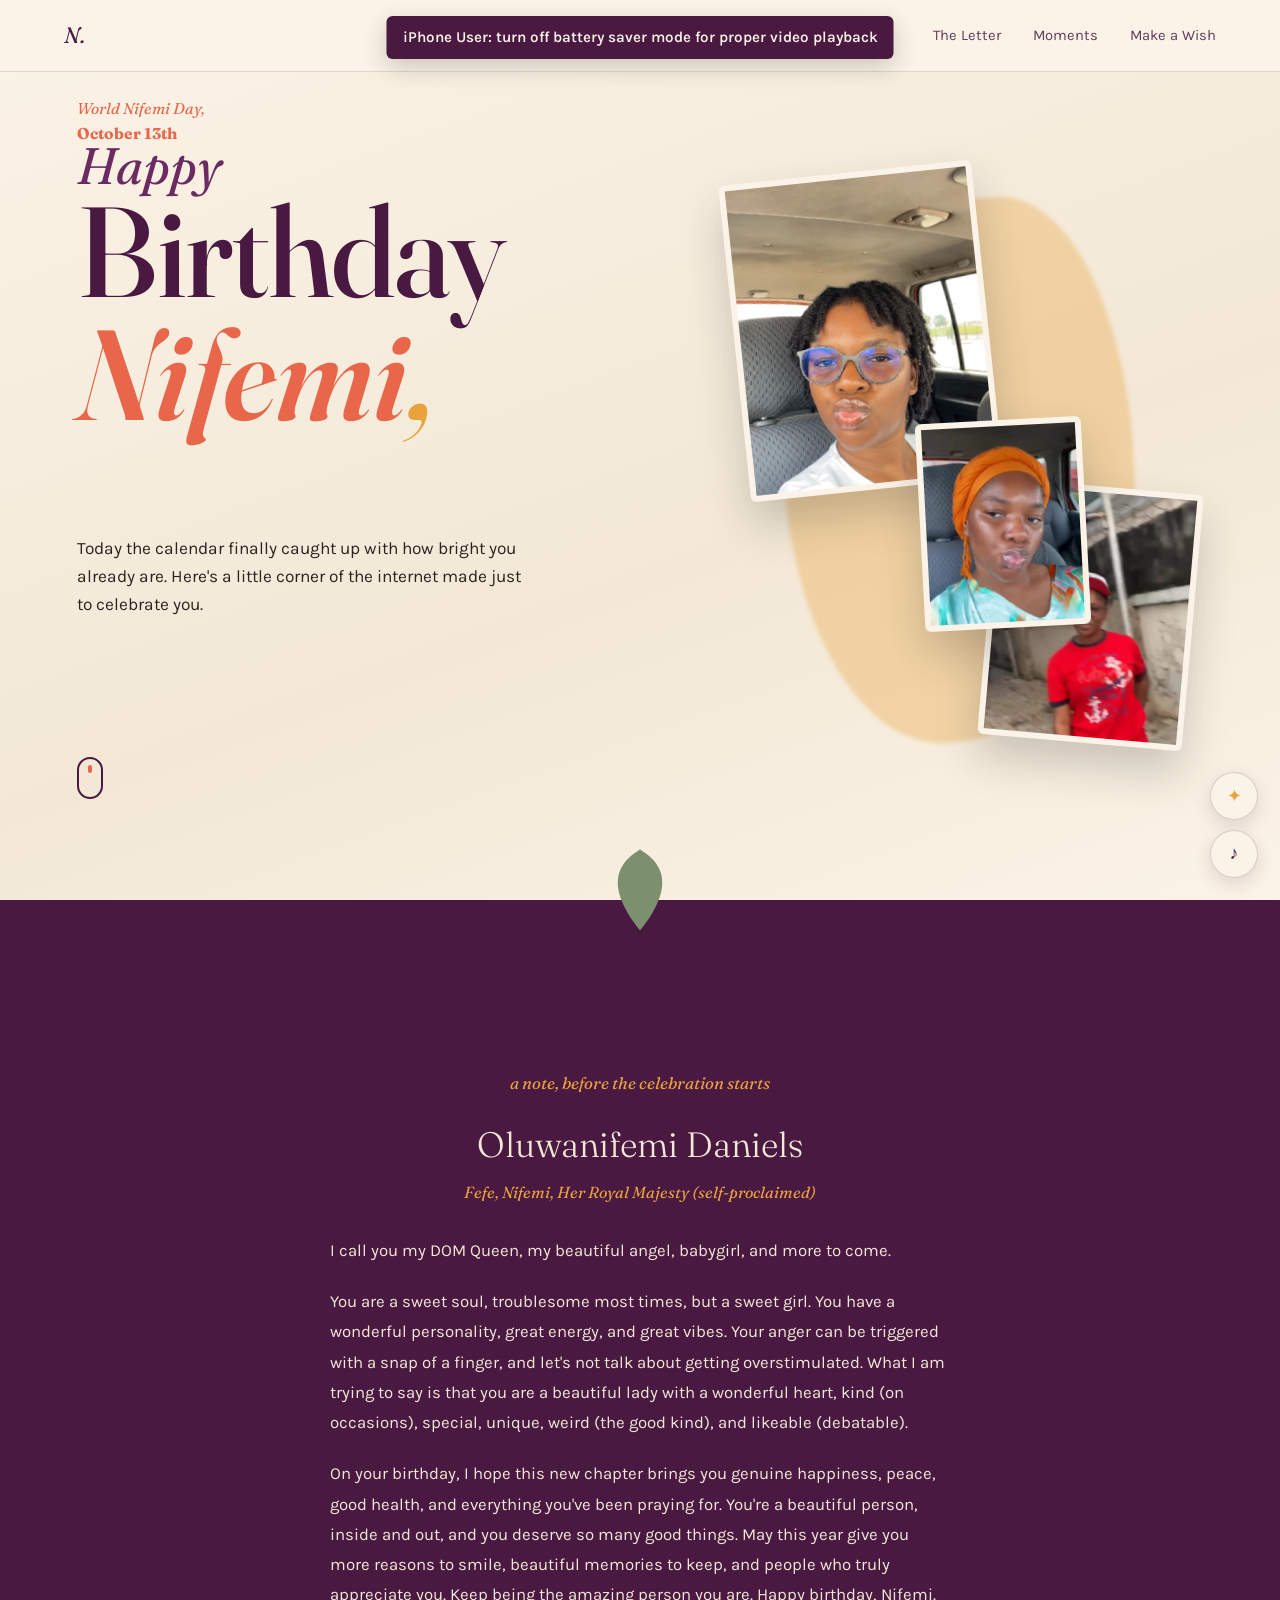
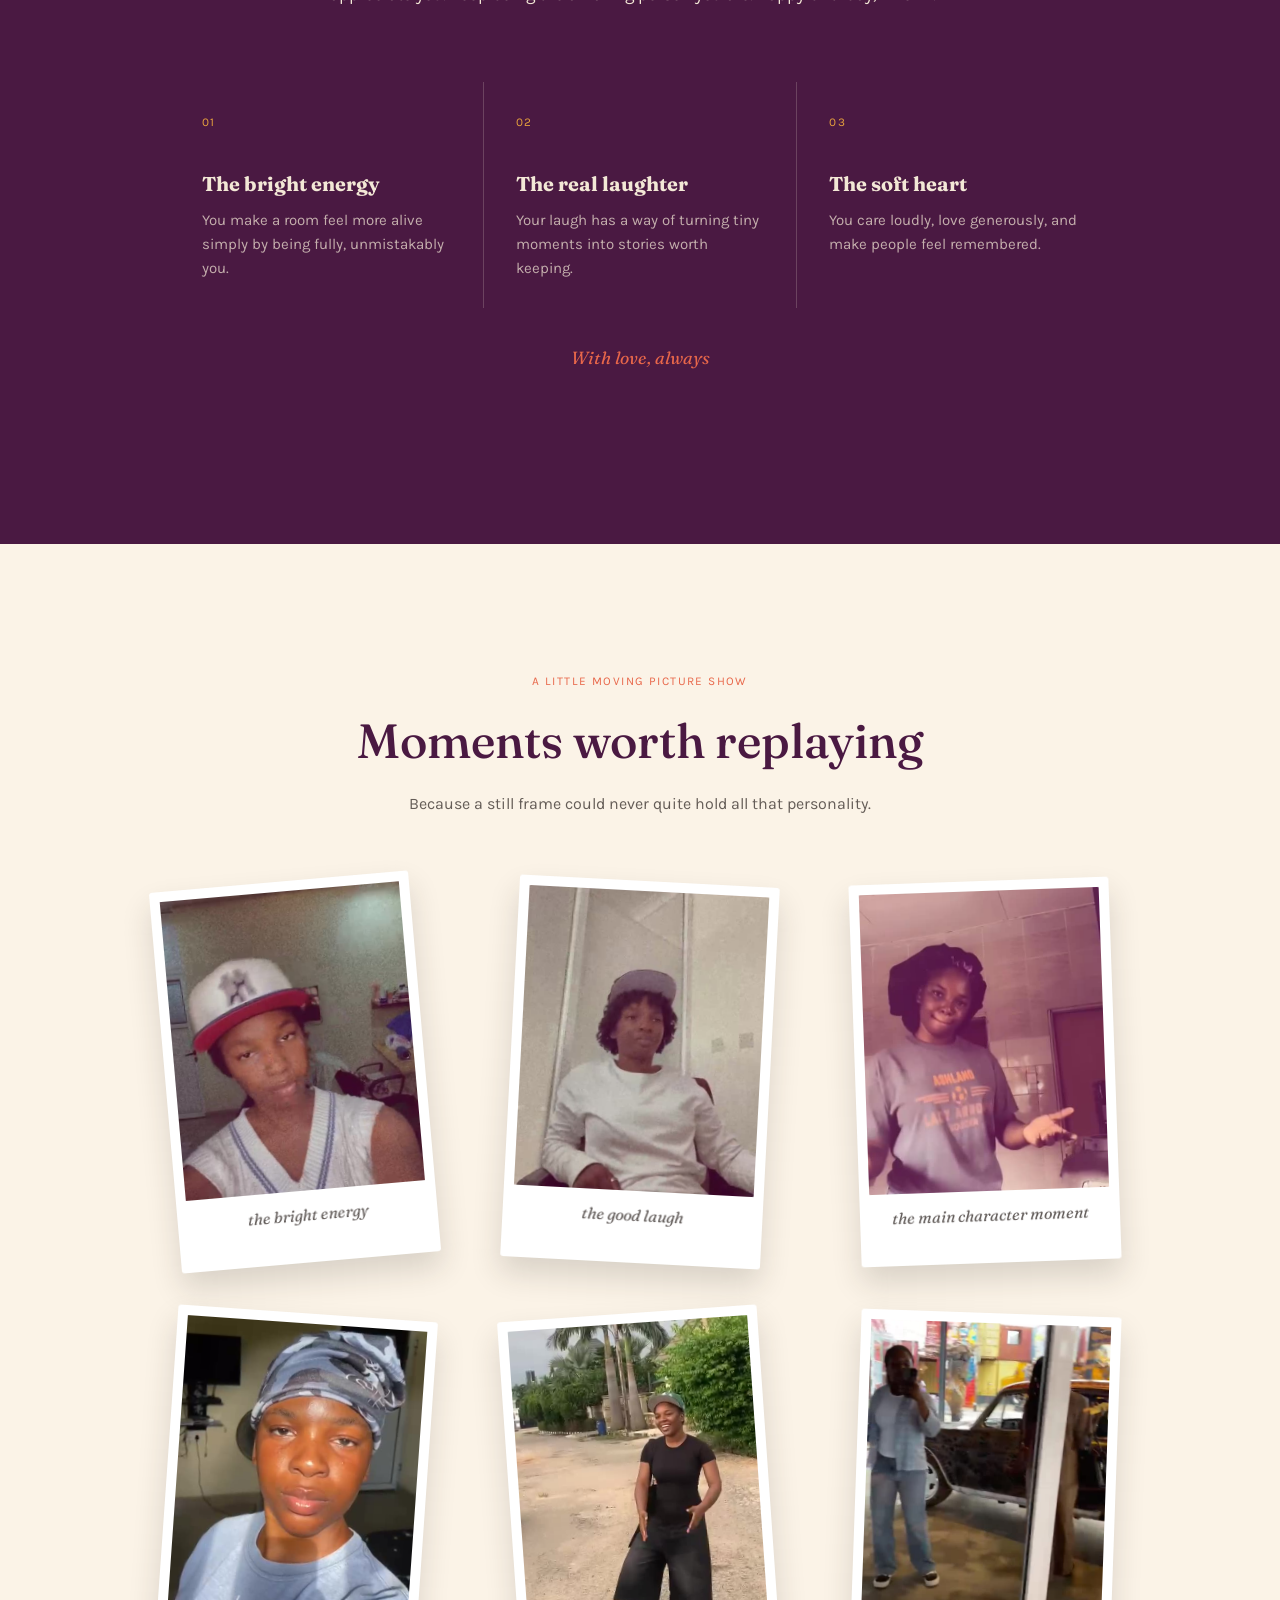
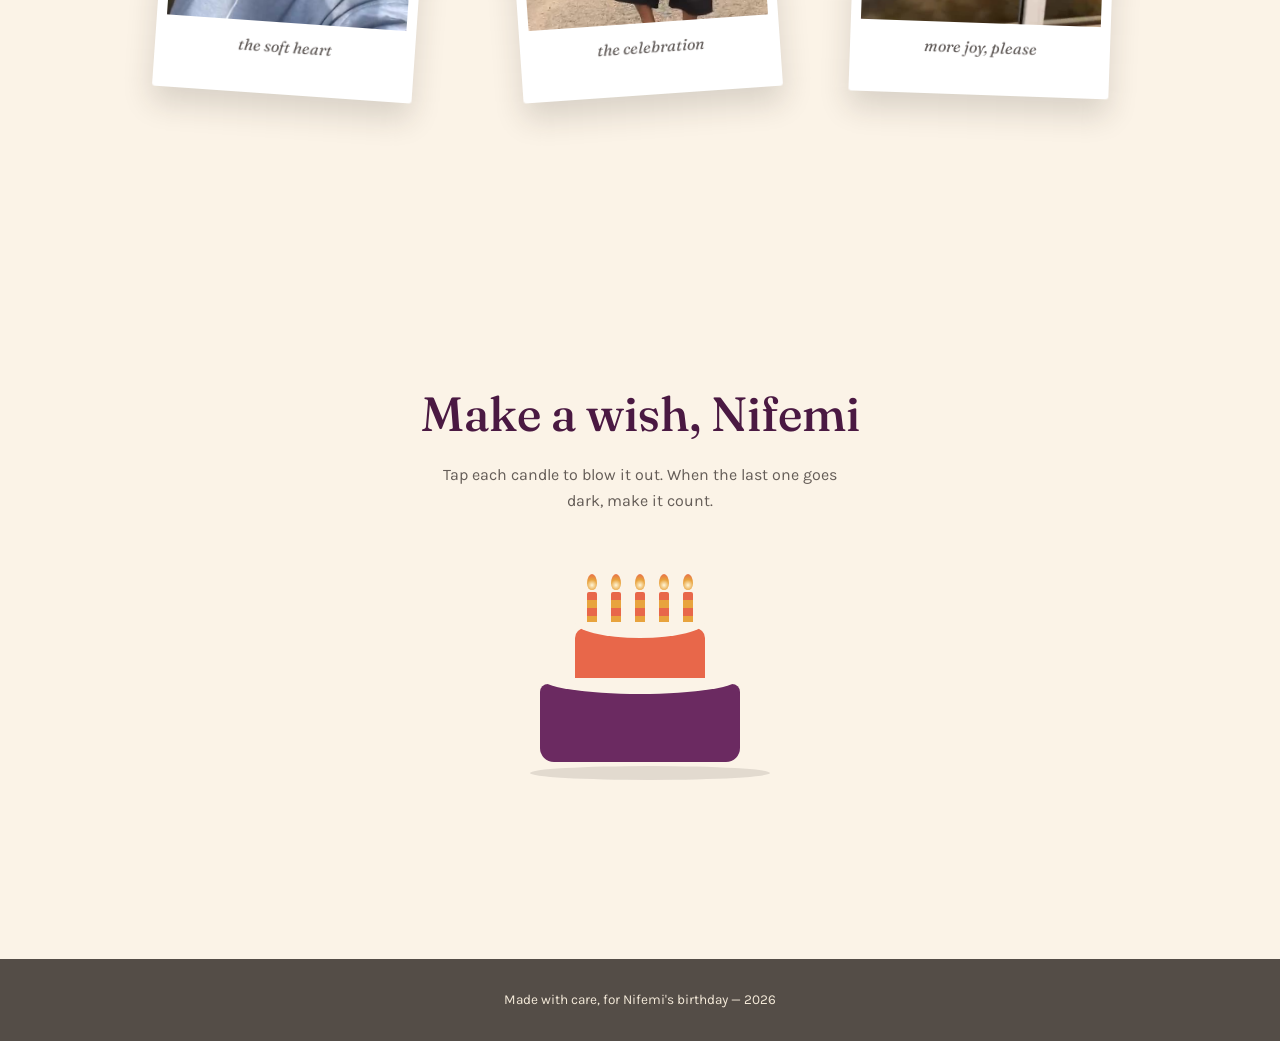
<file: index.html>
<!DOCTYPE html>
<html lang="en" data-theme="light">

<head>
  <meta charset="UTF-8">
  <meta name="viewport" content="width=device-width, initial-scale=1.0">
  <title>Happy Birthday, Nifemi</title>
  <meta name="description" content="A birthday celebration page for Nifemi.">
  <link rel="icon" type="image/svg+xml" href="favicon.svg">
  <link rel="preconnect" href="https://fonts.googleapis.com">
  <link rel="preconnect" href="https://fonts.gstatic.com" crossorigin>
  <link
    href="https://fonts.googleapis.com/css2?family=Fraunces:ital,opsz,wght@0,9..144,300;0,9..144,500;0,9..144,600;1,9..144,500;1,9..144,600&family=Karla:wght@400;500;600;700&display=swap"
    rel="stylesheet">
  <link rel="stylesheet" href="css/style.css">
</head>

<body>

  <!-- decorative petal layer, filled by JS -->
  <div class="petal-field" id="petalField" aria-hidden="true"></div>

  <p class="battery-note" id="batteryNote" role="status">iPhone User: turn off battery saver mode for proper video
    playback</p>

  <div class="corner-controls">
    <button class="footer__secret" id="secretTrigger" aria-label="" tabindex="-1">✦</button>
    <button class="sound-toggle" id="soundToggle" aria-pressed="false" aria-label="Toggle celebration sound">
      <span class="sound-toggle__icon">♪</span>
    </button>
  </div>

  <nav class="nav">
    <span class="nav__mark">N.</span>
    <ul class="nav__links">
      <li><a href="#letter">The Letter</a></li>
      <li><a href="#moments">Moments</a></li>
      <li><a href="#wish">Make a Wish</a></li>
    </ul>
  </nav>

  <!-- HERO -->
  <header class="hero" id="top">
    <div class="hero__note">World Nifemi Day, <time datetime="--10-13">October 13th</time></div>

    <h1 class="hero__title">
      <span class="hero__title-line hero__title-line--top">Happy</span>
      <span class="hero__title-line hero__title-line--main">Birthday</span>
      <span class="hero__title-line hero__title-line--name">Nifemi<span class="hero__comma">,</span></span>
    </h1>

    <p class="hero__sub">Today the calendar finally caught up with how bright you already are. Here's a little corner of
      the internet made just to celebrate you.</p>

    <a href="#letter" class="hero__scroll" aria-label="Scroll to the letter">
      <span></span>
    </a>

    <div class="hero__collage">
      <figure class="hero__video hero__video--a">
        <img src="images/nifemi-photo.jpg" alt="Nifemi smiling in the car, wearing glasses" width="720" height="1280"
          fetchpriority="high">
      </figure>
      <figure class="hero__video hero__video--b">
        <video src="videos/clip-7.mp4" muted loop playsinline preload="metadata" poster="images/poster-7.jpg"
          aria-label="Nifemi in the car in an orange head wrap"></video>
      </figure>
      <figure class="hero__video hero__video--c">
        <video src="videos/clip-5.mp4" poster="images/poster-5.jpg" muted loop playsinline preload="metadata"
          aria-label="Nifemi in a red top, walking and smiling"></video>
      </figure>
      <div class="hero__blob" aria-hidden="true"></div>
    </div>
  </header>

  <!-- LETTER -->
  <section class="letter" id="letter">
    <div class="letter__deco" aria-hidden="true">
      <svg viewBox="0 0 200 200" class="letter__leaf">
        <path d="M100 10 C150 40 180 90 100 190 C20 90 50 40 100 10Z" />
      </svg>
    </div>
    <p class="letter__eyebrow">a note, before the celebration starts</p>
    <p class="letter__body">Oluwanifemi Daniels</p>
    <p class="letter__aliases">Fefe, Nifemi, Her Royal Majesty (self-proclaimed)</p>
    <div class="letter__message">
      <p>I call you my DOM Queen, my beautiful angel, babygirl, and more to come.</p>
      <p>You are a sweet soul, troublesome most times, but a sweet girl. You have a wonderful personality, great energy,
        and great vibes. Your anger can be triggered with a snap of a finger, and let's not talk about getting
        overstimulated. What I am trying to say is that you are a beautiful lady with a wonderful heart, kind (on
        occasions), special, unique, weird (the good kind), and likeable (debatable).</p>
      <p>On your birthday, I hope this new chapter brings you genuine happiness, peace, good health, and everything
        you've been praying for. You're a beautiful person, inside and out, and you deserve so many good things. May
        this year give you more reasons to smile, beautiful memories to keep, and people who truly appreciate you. Keep
        being the amazing person you are. Happy birthday, Nifemi.</p>
    </div>
    <div class="personality-notes" aria-label="A few things that make Nifemi special">
      <article class="personality-note">
        <span class="personality-note__number">01</span>
        <h3>The bright energy</h3>
        <p>You make a room feel more alive simply by being fully, unmistakably you.</p>
      </article>
      <article class="personality-note">
        <span class="personality-note__number">02</span>
        <h3>The real laughter</h3>
        <p>Your laugh has a way of turning tiny moments into stories worth keeping.</p>
      </article>
      <article class="personality-note">
        <span class="personality-note__number">03</span>
        <h3>The soft heart</h3>
        <p>You care loudly, love generously, and make people feel remembered.</p>
      </article>
    </div>
    <p class="letter__sign">With love, always</p>
  </section>

  <!-- VIDEO MOMENTS -->
  <section class="gallery" id="moments">
    <div class="gallery__head">
      <p class="gallery__kicker">a little moving picture show</p>
      <h2 class="gallery__title">Moments worth replaying</h2>
      <p class="gallery__sub">Because a still frame could never quite hold all that personality.</p>
    </div>

    <div class="gallery__grid">
      <figure class="polaroid polaroid--1"><video data-src="videos/clip-1.mp4" poster="images/poster-1.jpg" muted loop
          playsinline preload="none" aria-label="Nifemi in a cap, being her bright self"></video>
        <figcaption>the bright energy</figcaption>
      </figure>
      <figure class="polaroid polaroid--2"><video data-src="videos/clip-2.mp4" poster="images/poster-2.jpg" muted loop
          playsinline preload="none" aria-label="A happy moment with Nifemi"></video>
        <figcaption>the good laugh</figcaption>
      </figure>
      <figure class="polaroid polaroid--3"><video data-src="videos/clip-3.mp4" poster="images/poster-3.jpg" muted loop
          playsinline preload="none" aria-label="Nifemi dancing and full of joy"></video>
        <figcaption>the main character moment</figcaption>
      </figure>
      <figure class="polaroid polaroid--4"><video data-src="videos/clip-4.mp4" poster="images/poster-4.jpg" muted loop
          playsinline preload="none" aria-label="A tender moment with Nifemi"></video>
        <figcaption>the soft heart</figcaption>
      </figure>
      <figure class="polaroid polaroid--5"><video data-src="videos/clip-6.mp4" poster="images/poster-6.jpg" muted loop
          playsinline preload="none" aria-label="Nifemi out in the sunshine"></video>
        <figcaption>the celebration</figcaption>
      </figure>
      <figure class="polaroid polaroid--6"><video data-src="videos/clip-8.mp4" poster="images/poster-8.jpg" muted loop
          playsinline preload="none" aria-label="Another moment worth replaying with Nifemi"></video>
        <figcaption>more joy, please</figcaption>
      </figure>
    </div>
  </section>

  <!-- VIDEO MESSAGE (hidden until secret star is clicked) -->
  <section class="video-section" id="message" aria-hidden="true" style="display:none">
    <div class="video-section__text">
      <p class="video-section__kicker">press play, obviously</p>
      <h2 class="video-section__title">A message for you</h2>
      <p class="video-section__sub">For the stories, the big dreams, the random check-ins, and every version of you
        still waiting to unfold: this one is for you, Nifemi.</p>
    </div>

    <div class="video-frame">
      <video id="birthdayVideo" poster="images/anderson-w-rangel-1LNR7oVDTJ0-unsplash.jpg" preload="none" playsinline
        controls>
        <source src="videos/Video Message.mp4" type="video/mp4">
        Your browser doesn't support embedded video — open <a href="videos/message-to-nifemi.mp4">the video file</a>
        directly.
      </video>
      <button class="video-frame__play" id="playButton" aria-label="Play video message">
        <svg viewBox="0 0 60 60">
          <polygon points="22,16 44,30 22,44" />
        </svg>
      </button>
    </div>
  </section>

  <!-- SECRET UNLOCK OVERLAY -->
  <div class="secret-overlay" id="secretOverlay" role="dialog" aria-modal="true" aria-label="Secret message unlocked"
    hidden>
    <div class="secret-overlay__inner">
      <div class="secret-overlay__star" id="secretStar" aria-hidden="true">✦</div>
      <p class="secret-overlay__label">A special message awaits…</p>
    </div>
  </div>

  <!-- INTERACTIVE CAKE -->
  <section class="cake-section" id="wish">
    <h2 class="cake-section__title">Make a wish, Nifemi</h2>
    <p class="cake-section__sub" id="cakeInstruction">Tap each candle to blow it out. When the last one goes dark, make
      it count.</p>

    <div class="cake" id="cake">
      <div class="cake__candles" id="candles">
        <button class="candle" data-lit="true" aria-label="Blow out candle 1"><span
            class="candle__flame"></span></button>
        <button class="candle" data-lit="true" aria-label="Blow out candle 2"><span
            class="candle__flame"></span></button>
        <button class="candle" data-lit="true" aria-label="Blow out candle 3"><span
            class="candle__flame"></span></button>
        <button class="candle" data-lit="true" aria-label="Blow out candle 4"><span
            class="candle__flame"></span></button>
        <button class="candle" data-lit="true" aria-label="Blow out candle 5"><span
            class="candle__flame"></span></button>
      </div>
      <div class="cake__tier cake__tier--top">
        <span class="cake__icing"></span>
      </div>
      <div class="cake__tier cake__tier--bottom">
        <span class="cake__icing"></span>
      </div>
      <div class="cake__plate"></div>
    </div>

    <div class="wish-made" id="wishMade" hidden>
      <p>Wish made. May every bit of it find its way to you, Nifemi.</p>
    </div>
  </section>

  <footer class="footer">
    <p class="footer__line">Made with care, for Nifemi's birthday — <span id="footerYear"></span></p>
  </footer>

  <script src="js/script.js"></script>
</body>

</html>
</file>
<file: css/style.css>
/* ============================================
   Nifemi's Birthday — tokens
   ============================================ */
:root {
  --ivory:    #FBF3E7;
  --ivory-2:  #F3E8D6;
  --plum:     #4A1942;
  --plum-2:   #6B2A61;
  --marigold: #E8A33D;
  --coral:    #E8674A;
  --sage:     #7C9070;
  --ink:      #2B2320;

  --font-display: 'Fraunces', Georgia, serif;
  --font-body: 'Karla', -apple-system, BlinkMacSystemFont, sans-serif;

  --container: min(1100px, 92vw);
  --radius-photo: 6px;

  --ease: cubic-bezier(.22, .68, 0, 1);
}

@media (prefers-color-scheme: dark) {
  :root:not([data-theme="light"]) {
    --ivory: #211A26;
    --ivory-2: #2A2130;
    --ink: #F3E8D6;
  }
}

* { box-sizing: border-box; }
html {
  scroll-behavior: smooth;
  scroll-padding-top: 90px;
}
@media (prefers-reduced-motion: reduce) {
  html { scroll-behavior: auto; }
  *, *::before, *::after { animation-duration: .001ms !important; animation-iteration-count: 1 !important; transition-duration: .001ms !important; }
}

body {
  margin: 0;
  background: var(--ivory);
  color: var(--ink);
  font-family: var(--font-body);
  line-height: 1.6;
  overflow-x: hidden;
}

img { max-width: 100%; display: block; }
a { color: inherit; }
code {
  font-family: var(--font-body);
  background: rgba(74,25,66,.08);
  padding: .1em .4em;
  border-radius: 4px;
  font-size: .92em;
}

/* ============================================
   Petal field (ambient decoration)
   ============================================ */
.petal-field {
  position: fixed;
  inset: 0;
  pointer-events: none;
  z-index: 5;
  overflow: hidden;
}
.petal {
  position: absolute;
  top: -40px;
  width: 10px;
  height: 14px;
  border-radius: 60% 5% 60% 5%;
  opacity: .55;
  animation: petal-fall linear infinite;
}
@keyframes petal-fall {
  to { transform: translateY(110vh) translateX(var(--drift, 40px)) rotate(300deg); }
}

.battery-note {
  position: fixed;
  top: max(16px, env(safe-area-inset-top));
  left: 50%;
  z-index: 80;
  max-width: calc(100vw - 32px);
  margin: 0;
  padding: 11px 16px;
  transform: translateX(-50%);
  border-radius: 6px;
  background: var(--plum);
  color: var(--ivory);
  box-shadow: 0 8px 24px rgba(43,35,32,.22);
  font-size: .95rem;
  font-weight: 600;
  line-height: 1.35;
  text-align: center;
}

/* ============================================
   Corner controls (secret + sound)
   ============================================ */
.corner-controls {
  position: fixed;
  bottom: 22px;
  right: 22px;
  z-index: 40;
  display: flex;
  flex-direction: column;
  align-items: center;
  gap: 10px;
}
.sound-toggle {
  width: 48px;
  height: 48px;
  border-radius: 50%;
  border: 1px solid rgba(74,25,66,.18);
  background: var(--ivory);
  color: var(--plum);
  font-size: 18px;
  cursor: pointer;
  display: flex;
  align-items: center;
  justify-content: center;
  box-shadow: 0 6px 18px rgba(74,25,66,.14);
  transition: transform .25s var(--ease), background .25s;
}
.sound-toggle:hover { transform: scale(1.07); }
.sound-toggle[aria-pressed="true"] { background: var(--plum); color: var(--ivory); }
.sound-toggle__icon { transform: translateY(-1px); }

/* ============================================
   Nav
   ============================================ */
.nav {
  position: fixed;
  top: 0; left: 0; right: 0;
  z-index: 30;
  display: flex;
  align-items: center;
  justify-content: space-between;
  min-height: 72px;
  padding: 14px clamp(20px, 5vw, 64px);
  background: var(--ivory);
  border-bottom: 1px solid rgba(74,25,66,.14);
  color: var(--plum);
}
.nav__mark {
  font-family: var(--font-display);
  font-style: italic;
  font-size: 1.4rem;
}
.nav__links {
  list-style: none;
  display: flex;
  gap: clamp(16px, 3vw, 32px);
  margin: 0;
  padding: 0;
  font-size: .92rem;
}
.nav__links a { text-decoration: none; opacity: .85; transition: opacity .2s; }
.nav__links a:hover { opacity: 1; }
@media (max-width: 620px) {
  .nav__links { gap: 14px; font-size: .78rem; }
}

/* ============================================
   Hero
   ============================================ */
.hero {
  position: relative;
  min-height: 100svh;
  padding: 120px clamp(20px, 6vw, 80px) 80px;
  background: linear-gradient(160deg, var(--ivory) 0%, var(--ivory-2) 60%, var(--ivory) 100%);
  display: grid;
  grid-template-columns: 1.1fr .9fr;
  align-items: center;
  gap: 40px;
  overflow: hidden;
}

.hero__note {
  position: absolute;
  top: 96px;
  left: clamp(20px, 6vw, 80px);
  font-family: var(--font-display);
  font-style: italic;
  font-size: .98rem;
  color: var(--coral);
  max-width: 260px;
}
.hero__note time {
  display: block;
  font-style: normal;
  font-weight: 700;
}

.hero__title {
  grid-column: 1;
  margin: 0;
  font-family: var(--font-display);
  font-weight: 500;
  line-height: .96;
}
.hero__title-line {
  display: block;
  opacity: 0;
  transform: translateY(28px);
  animation: rise .9s var(--ease) forwards;
}
.hero__title-line--top {
  font-size: clamp(2rem, 5vw, 3.2rem);
  font-style: italic;
  font-weight: 400;
  color: var(--plum-2);
  animation-delay: .1s;
}
.hero__title-line--main {
  font-size: clamp(3.6rem, 11vw, 8rem);
  color: var(--plum);
  animation-delay: .28s;
  letter-spacing: -.01em;
}
.hero__title-line--name {
  font-size: clamp(3.6rem, 11vw, 8rem);
  font-style: italic;
  font-weight: 600;
  color: var(--coral);
  animation-delay: .46s;
}
.hero__comma { color: var(--marigold); }

@keyframes rise {
  to { opacity: 1; transform: translateY(0); }
}

.hero__sub {
  grid-column: 1;
  max-width: 46ch;
  font-size: 1.08rem;
  color: var(--ink);
  opacity: 0;
  animation: rise .9s var(--ease) forwards .68s;
  margin-top: 18px;
}

.hero__scroll {
  grid-column: 1;
  margin-top: 40px;
  width: 26px;
  height: 42px;
  border: 2px solid var(--plum);
  border-radius: 20px;
  position: relative;
  opacity: 0;
  animation: rise .9s var(--ease) forwards .85s;
}
.hero__scroll span {
  position: absolute;
  top: 6px; left: 50%;
  width: 4px; height: 8px;
  margin-left: -2px;
  background: var(--coral);
  border-radius: 2px;
  animation: scroll-dot 1.8s ease-in-out infinite;
}
@keyframes scroll-dot {
  0%, 100% { top: 6px; opacity: 1; }
  60% { top: 22px; opacity: 0; }
}

.hero__collage {
  grid-column: 2;
  grid-row: 1 / span 3;
  align-self: center;
  position: relative;
  height: min(72vh, 620px);
}
.hero__blob {
  position: absolute;
  inset: 6% 14%;
  background: var(--marigold);
  opacity: .35;
  border-radius: 62% 38% 55% 45% / 45% 55% 45% 55%;
  filter: blur(2px);
  animation: blob-morph 14s ease-in-out infinite;
}
@keyframes blob-morph {
  0%, 100% { border-radius: 62% 38% 55% 45% / 45% 55% 45% 55%; }
  50% { border-radius: 40% 60% 42% 58% / 58% 42% 60% 40%; }
}
.hero__video {
  position: absolute;
  margin: 0;
  aspect-ratio: 4 / 5;
  border: 6px solid var(--ivory);
  border-radius: var(--radius-photo);
  box-shadow: 0 22px 44px rgba(43,35,32,.22);
  overflow: hidden;
  opacity: 0;
  animation: photo-in 1s var(--ease) forwards;
}
.hero__video video,
.hero__video img { width: 100%; height: 100%; object-fit: cover; display: block; filter: saturate(.95) contrast(1.03); }
.hero__video img { object-position: 50% 30%; }
.hero__video--b video { object-position: 50% 35%; }
.hero__video--a { --r: -6deg; width: 52%; top: 2%; left: 4%; transform: rotate(-6deg); z-index: 3; animation-delay: .5s; }
.hero__video--b { --r: 5deg; width: 42%; bottom: 6%; right: 2%; transform: rotate(5deg); z-index: 2; animation-delay: .68s; }
.hero__video--c { --r: -3deg; width: 34%; top: 42%; left: 42%; transform: rotate(-3deg); z-index: 4; animation-delay: .84s; }
@keyframes photo-in {
  from { opacity: 0; transform: translateY(24px) rotate(var(--r, 0deg)) scale(.94); }
  to   { opacity: 1; transform: translateY(0) rotate(var(--r, 0deg)) scale(1); }
}

@media (max-width: 860px) {
  .hero { grid-template-columns: 1fr; padding-top: 140px; }
  .hero__collage { grid-column: 1; grid-row: auto; height: 62vh; margin-top: 40px; }
  .hero__note { position: static; margin-bottom: 18px; max-width: 100%; }
}

/* ============================================
   Letter
   ============================================ */
.letter {
  position: relative;
  padding: clamp(80px, 12vw, 160px) clamp(24px, 8vw, 120px);
  background: var(--plum);
  color: var(--ivory-2);
  text-align: center;
}
.letter__deco {
  position: absolute;
  top: -1px; left: 50%;
  transform: translate(-50%, -60%);
  width: 90px; height: 90px;
}
.letter__leaf path { fill: var(--sage); }
.letter__eyebrow {
  font-family: var(--font-display);
  font-style: italic;
  color: var(--marigold);
  font-size: 1.05rem;
  margin-bottom: 22px;
}
.letter__body {
  font-family: var(--font-display);
  font-weight: 300;
  font-size: clamp(1.4rem, 3.4vw, 2.2rem);
  line-height: 1.45;
  max-width: 26ch;
  margin: 0 auto;
}
.letter__aliases {
  margin: 10px auto 30px;
  color: var(--marigold);
  font-family: var(--font-display);
  font-style: italic;
}
.letter__message {
  max-width: 62ch;
  margin: 0 auto;
  font-size: 1.05rem;
  line-height: 1.8;
  text-align: left;
}
.letter__message p + p { margin-top: 1.25em; }
.letter__sign {
  margin-top: 36px;
  font-style: italic;
  font-family: var(--font-display);
  color: var(--coral);
  font-size: 1.1rem;
}
.personality-notes {
  max-width: 940px;
  margin: 72px auto 0;
  display: grid;
  grid-template-columns: repeat(3, 1fr);
  gap: 1px;
  background: rgba(243,232,214,.2);
  text-align: left;
}
.personality-note {
  padding: 26px clamp(18px, 3vw, 32px) 28px;
  background: var(--plum);
}
.personality-note__number,
.gallery__kicker,
.video-section__kicker {
  color: var(--marigold);
  font-size: .74rem;
  letter-spacing: .12em;
  text-transform: uppercase;
}
.personality-note h3 {
  margin: 34px 0 8px;
  font-family: var(--font-display);
  font-size: 1.25rem;
  color: var(--ivory-2);
}
.personality-note p { margin: 0; color: var(--ivory-2); opacity: .72; font-size: .94rem; }

/* ============================================
   Gallery
   ============================================ */
.gallery {
  padding: clamp(80px, 10vw, 140px) clamp(20px, 6vw, 80px);
  background: var(--ivory);
}
.gallery__head {
  max-width: 640px;
  margin: 0 auto 64px;
  text-align: center;
}
.gallery__kicker { color: var(--coral); margin: 0 0 12px; }
.gallery__title {
  font-family: var(--font-display);
  font-weight: 500;
  font-size: clamp(2rem, 5vw, 3rem);
  color: var(--plum);
  margin: 0 0 12px;
}
.gallery__sub { color: var(--ink); opacity: .72; margin: 0; }

.gallery__grid {
  max-width: 1000px;
  margin: 0 auto;
  display: grid;
  grid-template-columns: repeat(3, 1fr);
  gap: clamp(28px, 4vw, 50px) clamp(18px, 3vw, 34px);
  place-items: center;
}
.polaroid {
  margin: 0;
  width: 100%;
  max-width: 260px;
  background: #fff;
  padding: 10px 10px 34px;
  box-shadow: 0 16px 30px rgba(43,35,32,.16);
  border-radius: 3px;
  opacity: 0;
  transform: translateY(30px) rotate(var(--r));
  transition: transform .4s var(--ease), box-shadow .4s var(--ease);
}
.polaroid.is-visible { animation: polaroid-in .7s var(--ease) forwards; }
@keyframes polaroid-in {
  to { opacity: 1; transform: translateY(0) rotate(var(--r)); }
}
.polaroid:hover { transform: translateY(-8px) rotate(0deg) scale(1.03); box-shadow: 0 26px 40px rgba(43,35,32,.24); }
.polaroid video { width: 100%; height: 100%; display: block; border-radius: 1px; aspect-ratio: 4/5; object-fit: cover; background: var(--plum); }
.polaroid--1 video { object-position: 30% 50%; }
.polaroid--4 video { object-position: 50% 80%; }
.polaroid--6 video { object-position: 18% 50%; }
.polaroid figcaption {
  text-align: center;
  margin-top: 12px;
  font-family: var(--font-display);
  font-style: italic;
  color: var(--ink);
  opacity: .75;
}
.polaroid--1 { --r: -5deg; }
.polaroid--2 { --r: 3deg; }
.polaroid--3 { --r: -2deg; }
.polaroid--4 { --r: 4deg; }
.polaroid--5 { --r: -4deg; }
.polaroid--6 { --r: 2deg; }

@media (max-width: 720px) {
  .gallery__grid { grid-template-columns: repeat(2, 1fr); }
}
@media (max-width: 440px) {
  .gallery__grid { grid-template-columns: 1fr; max-width: 280px; }
}

/* ============================================
   Video section
   ============================================ */
.video-section {
  padding: clamp(70px, 10vw, 130px) clamp(20px, 6vw, 80px);
  background: var(--ivory-2);
  display: grid;
  grid-template-columns: .8fr 1.2fr;
  gap: 48px;
  align-items: center;
}
.video-section__title {
  font-family: var(--font-display);
  font-weight: 500;
  font-size: clamp(2rem, 4.2vw, 2.8rem);
  color: var(--plum);
  margin: 0 0 14px;
}
.video-section__kicker { color: var(--coral); margin: 0 0 12px; }
.video-section__sub { opacity: .72; max-width: 34ch; }

.video-frame {
  position: relative;
  border-radius: 14px;
  overflow: hidden;
  box-shadow: 0 30px 60px rgba(43,35,32,.2);
  aspect-ratio: 16/9;
  background: var(--plum);
}
.video-frame video { width: 100%; height: 100%; object-fit: contain; background: #000; }
.video-frame__play {
  position: absolute;
  inset: 0;
  margin: auto;
  width: 76px; height: 76px;
  border-radius: 50%;
  border: none;
  background: rgba(251,243,231,.92);
  color: var(--coral);
  cursor: pointer;
  display: flex;
  align-items: center;
  justify-content: center;
  transition: transform .3s var(--ease), opacity .3s;
}
.video-frame__play svg { width: 26px; height: 26px; fill: currentColor; margin-left: 3px; }
.video-frame__play:hover { transform: scale(1.08); }
.video-frame__play.is-hidden { opacity: 0; pointer-events: none; transform: scale(.8); }

@media (max-width: 820px) {
  .video-section { grid-template-columns: 1fr; text-align: center; }
  .video-section__sub { margin: 0 auto; }
}

@media (max-width: 680px) {
  .personality-notes { grid-template-columns: 1fr; max-width: 420px; }
  .personality-note { padding: 22px 24px; }
  .personality-note h3 { margin-top: 20px; }
}

/* ============================================
   Interactive cake
   ============================================ */
.cake-section {
  padding: clamp(90px, 12vw, 160px) 20px clamp(120px, 14vw, 180px);
  text-align: center;
  background: var(--ivory);
  position: relative;
}
.cake-section__title {
  font-family: var(--font-display);
  font-weight: 500;
  font-size: clamp(2rem, 5vw, 3rem);
  color: var(--plum);
  margin: 0 0 10px;
}
.cake-section__sub { opacity: .72; max-width: 40ch; margin: 0 auto 60px; }

.cake {
  position: relative;
  width: 220px;
  margin: 0 auto;
}
.cake__candles {
  position: relative;
  display: flex;
  justify-content: center;
  gap: 14px;
  height: 60px;
  margin-bottom: -6px;
}
.candle {
  position: relative;
  width: 10px;
  height: 42px;
  background: repeating-linear-gradient(180deg, var(--coral) 0 8px, var(--marigold) 8px 16px);
  border: none;
  border-radius: 2px;
  cursor: pointer;
  padding: 0;
  align-self: flex-end;
  transition: filter .2s;
}
.candle:hover { filter: brightness(1.08); }
.candle__flame {
  position: absolute;
  top: -18px; left: 50%;
  width: 10px; height: 16px;
  margin-left: -5px;
  background: radial-gradient(circle at 50% 70%, #fff6d8 0%, var(--marigold) 45%, var(--coral) 100%);
  border-radius: 50% 50% 50% 50% / 60% 60% 40% 40%;
  transform-origin: bottom center;
  animation: flicker 1.1s ease-in-out infinite;
  transition: opacity .35s, transform .35s;
}
.candle[data-lit="false"] .candle__flame {
  opacity: 0;
  transform: scaleY(.2);
}
.candle[data-lit="false"]::after {
  content: "";
  position: absolute;
  top: -14px; left: 50%;
  width: 3px; height: 10px;
  margin-left: -1.5px;
  background: rgba(43,35,32,.35);
  border-radius: 2px;
  animation: smoke-rise 1.4s ease-out forwards;
}
@keyframes smoke-rise {
  to { transform: translateY(-16px) scaleX(2); opacity: 0; }
}
@keyframes flicker {
  0%, 100% { transform: scaleY(1) rotate(-1deg); }
  50% { transform: scaleY(1.12) rotate(2deg); }
}

.cake__tier {
  position: relative;
  margin: 0 auto;
  border-radius: 10px 10px 6px 6px;
}
.cake__tier--top {
  width: 130px; height: 60px;
  background: var(--coral);
}
.cake__tier--bottom {
  width: 200px; height: 78px;
  background: var(--plum-2);
  margin-top: -4px;
  border-radius: 8px 8px 14px 14px;
}
.cake__icing {
  position: absolute;
  top: -6px; left: 0; right: 0;
  height: 16px;
  background: var(--ivory);
  border-radius: 0 0 50% 50% / 0 0 100% 100%;
}
.cake__plate {
  width: 240px; height: 14px;
  margin: 4px auto 0;
  background: var(--ink);
  opacity: .12;
  border-radius: 50%;
}

.wish-made {
  margin-top: 34px;
  font-family: var(--font-display);
  font-style: italic;
  color: var(--coral);
  font-size: 1.2rem;
  opacity: 0;
  animation: rise .8s var(--ease) forwards;
}

/* ============================================
   Footer
   ============================================ */
.footer {
  padding: 30px 20px;
  text-align: center;
  background: var(--ink);
  color: var(--ivory-2);
  font-size: .85rem;
  opacity: .8;
}
.footer__line { margin: 0; }

/* ============================================
   Reveal-on-scroll utility
   ============================================ */
.gallery__grid .polaroid { will-change: transform, opacity; }

/* ============================================
   Secret footer trigger
   ============================================ */
.footer__secret {
  width: 48px;
  height: 48px;
  border-radius: 50%;
  border: 1px solid rgba(74,25,66,.18);
  background: var(--ivory);
  cursor: pointer;
  font-size: 1.1rem;
  color: var(--marigold);
  display: flex;
  align-items: center;
  justify-content: center;
  padding: 0;
  box-shadow: 0 6px 18px rgba(74,25,66,.14);
  transition: transform .5s ease, background .25s, color .25s;
  user-select: none;
  -webkit-tap-highlight-color: transparent;
}
.footer__secret:hover,
.footer__secret:focus-visible {
  transform: rotate(72deg) scale(1.07);
  background: var(--marigold);
  color: var(--ivory);
  outline: none;
}

/* ============================================
   Secret unlock overlay
   ============================================ */
.secret-overlay {
  position: fixed;
  inset: 0;
  z-index: 9000;
  display: flex;
  align-items: center;
  justify-content: center;
  background: var(--plum);
  opacity: 0;
  transition: opacity .5s ease;
  pointer-events: none;
}
.secret-overlay:not([hidden]) {
  pointer-events: auto;
}
.secret-overlay.is-entering {
  opacity: 1;
}
.secret-overlay.is-leaving {
  opacity: 0;
  transition: opacity .7s ease .6s;
}

.secret-overlay__inner {
  text-align: center;
  transform: scale(.7);
  opacity: 0;
  transition: transform .7s cubic-bezier(.22,.68,0,1.2) .15s, opacity .5s ease .15s;
}
.secret-overlay.is-entering .secret-overlay__inner {
  transform: scale(1);
  opacity: 1;
}

.secret-overlay__star {
  font-size: clamp(5rem, 18vw, 9rem);
  color: var(--marigold);
  line-height: 1;
  display: block;
  animation: secret-spin 2.4s cubic-bezier(.22,.68,0,1) forwards;
  transform-origin: center;
  filter: drop-shadow(0 0 40px rgba(232,163,61,.5));
}
@keyframes secret-spin {
  0%   { transform: rotate(0deg) scale(.4); opacity: 0; }
  40%  { opacity: 1; }
  80%  { transform: rotate(360deg) scale(1.12); }
  100% { transform: rotate(360deg) scale(1); }
}

.secret-overlay__label {
  margin-top: 24px;
  font-family: var(--font-display);
  font-style: italic;
  font-size: clamp(1.1rem, 3vw, 1.6rem);
  color: var(--ivory);
  opacity: 0;
  transform: translateY(14px);
  transition: opacity .5s ease .55s, transform .5s ease .55s;
}
.secret-overlay.is-entering .secret-overlay__label {
  opacity: .85;
  transform: translateY(0);
}

/* Video section entrance */
.video-section.is-revealed {
  animation: secret-section-in .9s cubic-bezier(.22,.68,0,1) both;
}
@keyframes secret-section-in {
  from { opacity: 0; transform: translateY(40px); }
  to   { opacity: 1; transform: translateY(0); }
}
</file>
